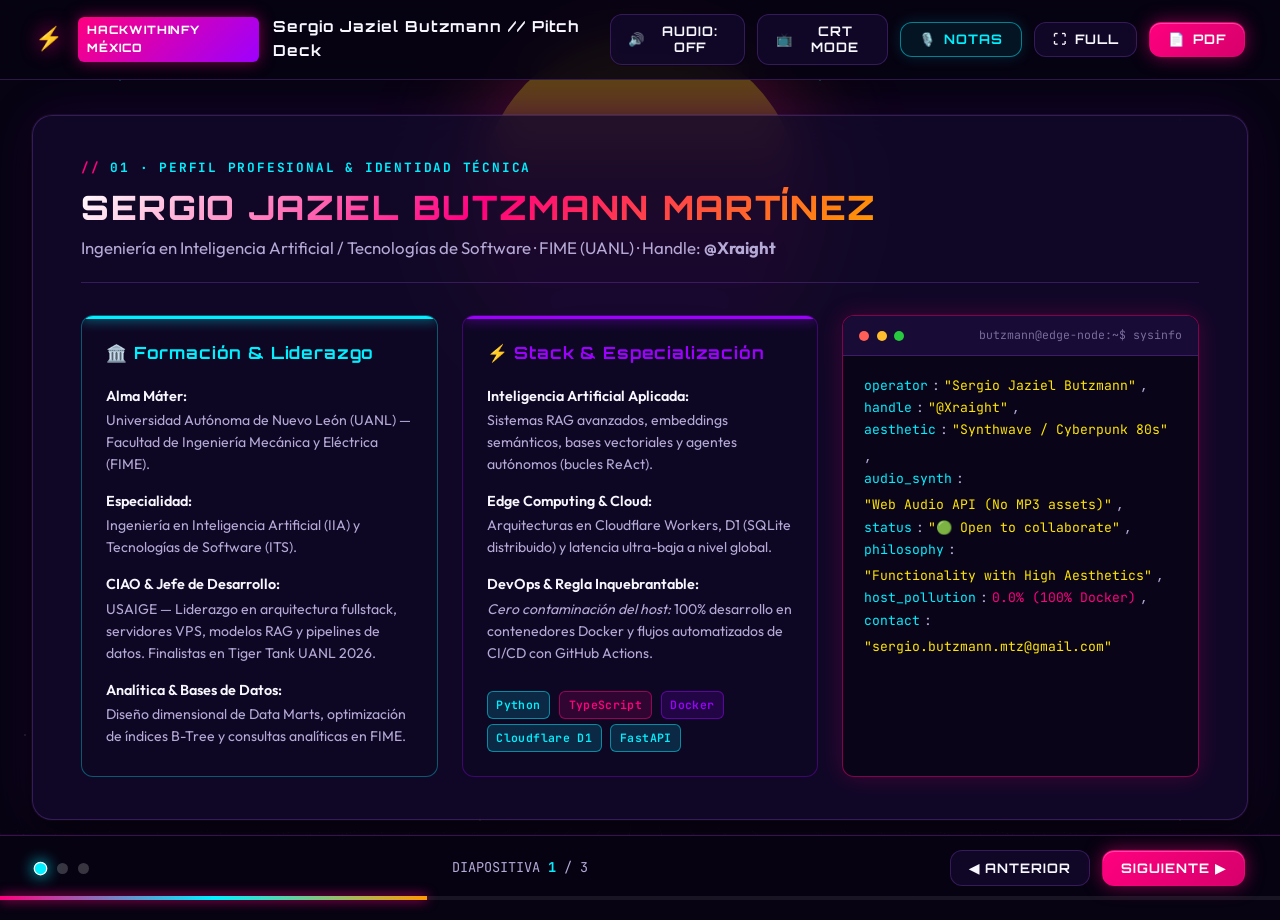
<file: portafolio-butzmann/presentacion_interactiva.html>
<!DOCTYPE html>
<html lang="es">
<head>
  <meta charset="UTF-8">
  <link rel="icon" type="image/svg+xml" href="data:image/svg+xml,<svg xmlns='http://www.w3.org/2000/svg' viewBox='0 0 100 100'><text y='.9em' font-size='90'>⚡</text></svg>" />
  <meta name="viewport" content="width=device-width, initial-scale=1.0">
  <title>Sergio Jaziel Butzmann // Presentación Ejecutiva · HackWithInfy México</title>

  <!-- Google Fonts del Portafolio: Orbitron (Display), Outfit (Body), JetBrains Mono (Terminal) -->
  <link rel="preconnect" href="https://fonts.googleapis.com">
  <link rel="preconnect" href="https://fonts.gstatic.com" crossorigin>
  <link href="https://fonts.googleapis.com/css2?family=JetBrains+Mono:wght@400;500;700&family=Orbitron:wght@500;700;800;900&family=Outfit:wght@300;400;500;600;700&display=swap" rel="stylesheet">

  <style>
    /* ==========================================================================
       SISTEMA DE DISEÑO SYNTHWAVE · PORTAFOLIO BUTZMANN
       ========================================================================== */
    :root {
      /* Paleta Base Synthwave */
      --bg-deep: #070312;
      --bg-surface: #0e0724;
      --bg-surface-elevated: #160b38;
      --bg-card: rgba(20, 10, 46, 0.78);
      --bg-card-hover: rgba(28, 14, 64, 0.92);
      --bg-terminal: rgba(10, 5, 25, 0.92);

      /* Acentos Neón */
      --neon-pink: #ff007f;
      --neon-pink-glow: rgba(255, 0, 127, 0.5);
      --neon-pink-soft: rgba(255, 0, 127, 0.15);

      --neon-cyan: #00f0ff;
      --neon-cyan-glow: rgba(0, 240, 255, 0.5);
      --neon-cyan-soft: rgba(0, 240, 255, 0.15);

      --neon-purple: #9d00ff;
      --neon-purple-glow: rgba(157, 0, 255, 0.5);
      --neon-purple-soft: rgba(157, 0, 255, 0.15);

      --neon-amber: #ff9900;
      --neon-amber-glow: rgba(255, 153, 0, 0.5);
      --neon-amber-soft: rgba(255, 153, 0, 0.15);

      --neon-green: #27c93f;

      /* Texto */
      --text-primary: #f8f6ff;
      --text-secondary: #b5a9d6;
      --text-muted: #796c9e;
      --text-highlight: #00f0ff;

      /* Bordes */
      --border-subtle: rgba(168, 85, 247, 0.25);
      --border-neon-pink: rgba(255, 0, 127, 0.5);
      --border-neon-cyan: rgba(0, 240, 255, 0.5);
      --border-neon-purple: rgba(157, 0, 255, 0.5);
      --border-neon-amber: rgba(255, 153, 0, 0.5);

      /* Tipografías */
      --font-display: 'Orbitron', -apple-system, sans-serif;
      --font-body: 'Outfit', -apple-system, sans-serif;
      --font-mono: 'JetBrains Mono', monospace;

      /* Radios & Sombras */
      --radius-sm: 6px;
      --radius-md: 12px;
      --radius-lg: 20px;
      --radius-full: 9999px;

      --shadow-neon-pink: 0 0 25px rgba(255, 0, 127, 0.45);
      --shadow-neon-cyan: 0 0 25px rgba(0, 240, 255, 0.45);
      --shadow-card: 0 15px 35px rgba(0, 0, 0, 0.75), 0 0 1px 1px rgba(255, 255, 255, 0.06);
    }

    * {
      box-sizing: border-box;
      margin: 0;
      padding: 0;
    }

    html {
      scroll-behavior: smooth;
    }

    body {
      background-color: var(--bg-deep);
      color: var(--text-primary);
      font-family: var(--font-body);
      font-size: 16px;
      line-height: 1.6;
      overflow-x: hidden;
      min-height: 100vh;
      display: flex;
      flex-direction: column;
      position: relative;
    }

    /* Fondo Estrellado Procedural */
    .stars-background {
      position: fixed;
      inset: 0;
      background-image: 
        radial-gradient(1px 1px at 25px 35px, #fff, rgba(0,0,0,0)),
        radial-gradient(1.5px 1.5px at 120px 80px, var(--neon-cyan), rgba(0,0,0,0)),
        radial-gradient(1px 1px at 220px 160px, var(--neon-pink), rgba(0,0,0,0)),
        radial-gradient(2px 2px at 340px 290px, #fff, rgba(0,0,0,0)),
        radial-gradient(1.5px 1.5px at 480px 120px, var(--neon-amber), rgba(0,0,0,0)),
        radial-gradient(1px 1px at 620px 220px, #fff, rgba(0,0,0,0));
      background-repeat: repeat;
      background-size: 700px 700px;
      opacity: 0.4;
      pointer-events: none;
      z-index: 0;
    }

    /* Sol Synthwave Ochentero */
    .synth-sun-wrapper {
      position: fixed;
      top: 4%;
      left: 50%;
      transform: translateX(-50%);
      width: 320px;
      height: 320px;
      pointer-events: none;
      z-index: 0;
      opacity: 0.35;
      transition: opacity 0.5s ease;
    }

    .synth-sun {
      width: 100%;
      height: 100%;
      border-radius: 50%;
      background: linear-gradient(to bottom, #ffea00 0%, #ff007f 65%, #6a00ff 100%);
      box-shadow: 0 0 80px rgba(255, 0, 127, 0.7), 0 0 140px rgba(255, 153, 0, 0.4);
      position: relative;
      overflow: hidden;
    }

    .synth-sun::after {
      content: '';
      position: absolute;
      inset: 0;
      background: repeating-linear-gradient(
        to bottom,
        transparent 0px,
        transparent 10px,
        var(--bg-deep) 10px,
        var(--bg-deep) 14px,
        transparent 14px,
        transparent 22px,
        var(--bg-deep) 22px,
        var(--bg-deep) 28px,
        transparent 28px,
        transparent 38px,
        var(--bg-deep) 38px,
        var(--bg-deep) 48px
      );
      bottom: 0;
      height: 65%;
      top: auto;
    }

    /* Rejilla 3D de Perspectiva Animada */
    .synth-grid-floor {
      position: fixed;
      bottom: 0;
      left: -50%;
      right: -50%;
      height: 40%;
      background-image: 
        linear-gradient(to right, rgba(0, 240, 255, 0.28) 1px, transparent 1px),
        linear-gradient(to bottom, rgba(255, 0, 127, 0.32) 1px, transparent 1px);
      background-size: 60px 34px;
      transform: perspective(300px) rotateX(65deg);
      transform-origin: bottom center;
      animation: grid-scroll 25s linear infinite;
      mask-image: linear-gradient(to top, rgba(0,0,0,0.85) 40%, rgba(0,0,0,0) 100%);
      -webkit-mask-image: linear-gradient(to top, rgba(0,0,0,0.85) 40%, rgba(0,0,0,0) 100%);
      z-index: 0;
      pointer-events: none;
    }

    @keyframes grid-scroll {
      0% { background-position: 0 0; }
      100% { background-position: 0 340px; }
    }

    /* Efecto CRT Scanlines Opcional */
    .crt-overlay {
      pointer-events: none;
      position: fixed;
      inset: 0;
      z-index: 9999;
      background: linear-gradient(
        rgba(18, 16, 16, 0) 50%, 
        rgba(0, 0, 0, 0.25) 50%
      ), linear-gradient(
        90deg,
        rgba(255, 0, 0, 0.03),
        rgba(0, 255, 0, 0.01),
        rgba(0, 0, 255, 0.03)
      );
      background-size: 100% 3px, 6px 100%;
      opacity: 0.55;
      display: none;
    }
    .crt-overlay.active {
      display: block;
    }

    /* Textos Gradientes Synthwave */
    .text-gradient-synth {
      background: linear-gradient(135deg, #fff 0%, var(--neon-pink) 50%, var(--neon-amber) 100%);
      -webkit-background-clip: text;
      -webkit-text-fill-color: transparent;
      display: inline-block;
    }

    .text-gradient-cyan {
      background: linear-gradient(135deg, #ffffff 0%, var(--neon-cyan) 60%, var(--neon-purple) 100%);
      -webkit-background-clip: text;
      -webkit-text-fill-color: transparent;
      display: inline-block;
    }

    /* Barra Superior de Control */
    .top-nav {
      position: sticky;
      top: 0;
      z-index: 50;
      display: flex;
      justify-content: space-between;
      align-items: center;
      padding: 0.85rem 2.2rem;
      background: rgba(7, 3, 18, 0.85);
      backdrop-filter: blur(14px);
      border-bottom: 1px solid var(--border-subtle);
    }

    .brand {
      display: flex;
      align-items: center;
      gap: 0.9rem;
    }

    .brand-logo {
      font-size: 1.4rem;
      filter: drop-shadow(0 0 10px var(--neon-pink));
    }

    .brand-badge {
      background: linear-gradient(135deg, var(--neon-pink), var(--neon-purple));
      color: #fff;
      font-weight: 800;
      font-size: 0.72rem;
      padding: 0.25rem 0.6rem;
      border-radius: var(--radius-sm);
      font-family: var(--font-display);
      letter-spacing: 0.08em;
      box-shadow: 0 0 15px var(--neon-pink-glow);
    }

    .brand-title {
      font-family: var(--font-display);
      font-size: 0.95rem;
      font-weight: 700;
      color: var(--text-primary);
      letter-spacing: 0.06em;
    }

    .nav-controls {
      display: flex;
      align-items: center;
      gap: 0.75rem;
    }

    /* Botones Estilo Portafolio */
    .btn {
      display: inline-flex;
      align-items: center;
      justify-content: center;
      gap: 0.5rem;
      padding: 0.55rem 1.1rem;
      font-family: var(--font-display);
      font-size: 0.82rem;
      font-weight: 700;
      text-transform: uppercase;
      letter-spacing: 0.08em;
      border-radius: var(--radius-md);
      cursor: pointer;
      text-decoration: none;
      transition: all 0.25s cubic-bezier(0.16, 1, 0.3, 1);
      position: relative;
      border: 1px solid transparent;
      user-select: none;
    }

    .btn:active {
      transform: scale(0.97);
    }

    .btn-primary {
      background: linear-gradient(135deg, var(--neon-pink) 0%, #d6006b 100%);
      color: #ffffff;
      box-shadow: 0 0 18px var(--neon-pink-glow), inset 0 1px 0 rgba(255,255,255,0.3);
    }

    .btn-primary:hover {
      background: linear-gradient(135deg, #ff1a8c 0%, var(--neon-pink) 100%);
      box-shadow: 0 0 28px var(--neon-pink-glow), 0 0 45px rgba(255, 0, 127, 0.3);
      transform: translateY(-2px);
    }

    .btn-secondary {
      background: rgba(0, 240, 255, 0.08);
      color: var(--neon-cyan);
      border-color: var(--border-neon-cyan);
      box-shadow: 0 0 15px var(--neon-cyan-soft);
    }

    .btn-secondary:hover {
      background: rgba(0, 240, 255, 0.18);
      box-shadow: 0 0 25px var(--neon-cyan-glow);
      transform: translateY(-2px);
      color: #ffffff;
    }

    .btn-ghost {
      background: var(--bg-card);
      color: var(--text-primary);
      border-color: var(--border-subtle);
      backdrop-filter: blur(8px);
    }

    .btn-ghost:hover {
      background: var(--bg-surface-elevated);
      border-color: var(--neon-purple);
      color: #fff;
      transform: translateY(-2px);
    }

    .btn-icon-active {
      background: rgba(255, 0, 127, 0.2) !important;
      border-color: var(--neon-pink) !important;
      color: var(--neon-pink) !important;
      box-shadow: 0 0 15px var(--neon-pink-glow);
    }

    /* Contenedor Principal de Presentación */
    .deck-container {
      position: relative;
      z-index: 10;
      flex: 1;
      display: flex;
      justify-content: center;
      align-items: center;
      padding: 2.2rem 2rem;
    }

    /* Estructura del Slide */
    .slide {
      display: none;
      width: 100%;
      max-width: 1260px;
      min-height: 700px;
      background: var(--bg-card);
      border: 1px solid var(--border-subtle);
      border-radius: var(--radius-lg);
      padding: 2.6rem 3rem;
      backdrop-filter: blur(18px);
      box-shadow: var(--shadow-card), 0 0 50px rgba(157, 0, 255, 0.15);
      animation: synthSlideIn 0.35s cubic-bezier(0.16, 1, 0.3, 1);
      position: relative;
    }

    .slide.active {
      display: flex;
      flex-direction: column;
    }

    @keyframes synthSlideIn {
      from {
        opacity: 0;
        transform: translateY(12px) scale(0.99);
      }
      to {
        opacity: 1;
        transform: translateY(0) scale(1);
      }
    }

    /* Encabezado de Diapositiva */
    .slide-header {
      margin-bottom: 2rem;
      border-bottom: 1px solid var(--border-subtle);
      padding-bottom: 1.25rem;
      position: relative;
    }

    .slide-tag {
      font-family: var(--font-mono);
      font-size: 0.8rem;
      font-weight: 700;
      color: var(--neon-cyan);
      letter-spacing: 0.14em;
      margin-bottom: 0.5rem;
      text-transform: uppercase;
      display: flex;
      align-items: center;
      gap: 0.6rem;
    }

    .slide-tag::before {
      content: '//';
      color: var(--neon-pink);
    }

    .slide-title {
      font-family: var(--font-display);
      font-size: 2.1rem;
      font-weight: 800;
      letter-spacing: 0.05em;
      line-height: 1.25;
      text-transform: uppercase;
    }

    .slide-subtitle {
      font-size: 1.05rem;
      color: var(--text-secondary);
      margin-top: 0.45rem;
      font-weight: 400;
    }

    /* Grids */
    .grid-3 {
      display: grid;
      grid-template-columns: repeat(3, 1fr);
      gap: 1.5rem;
      flex: 1;
    }

    .grid-2x2 {
      display: grid;
      grid-template-columns: repeat(2, 1fr);
      grid-template-rows: repeat(2, 1fr);
      gap: 1.35rem;
      flex: 1;
    }

    /* Tarjetas Modulares */
    .card {
      background: var(--bg-surface);
      border: 1px solid var(--border-subtle);
      border-radius: var(--radius-md);
      padding: 1.5rem;
      display: flex;
      flex-direction: column;
      transition: all 0.3s cubic-bezier(0.16, 1, 0.3, 1);
      position: relative;
      overflow: hidden;
    }

    .card::before {
      content: '';
      position: absolute;
      top: 0;
      left: 0;
      right: 0;
      height: 3px;
      background: transparent;
      transition: all 0.3s ease;
    }

    .card:hover {
      transform: translateY(-4px);
      box-shadow: 0 15px 30px rgba(0, 0, 0, 0.7);
    }

    .card-cyan { border-color: rgba(0, 240, 255, 0.35); }
    .card-cyan::before { background: var(--neon-cyan); box-shadow: 0 0 12px var(--neon-cyan); }
    .card-cyan:hover { border-color: var(--neon-cyan); box-shadow: 0 15px 35px rgba(0,0,0,0.8), 0 0 20px var(--neon-cyan-soft); }

    .card-pink { border-color: rgba(255, 0, 127, 0.35); }
    .card-pink::before { background: var(--neon-pink); box-shadow: 0 0 12px var(--neon-pink); }
    .card-pink:hover { border-color: var(--neon-pink); box-shadow: 0 15px 35px rgba(0,0,0,0.8), 0 0 20px var(--neon-pink-soft); }

    .card-purple { border-color: rgba(157, 0, 255, 0.35); }
    .card-purple::before { background: var(--neon-purple); box-shadow: 0 0 12px var(--neon-purple); }
    .card-purple:hover { border-color: var(--neon-purple); box-shadow: 0 15px 35px rgba(0,0,0,0.8), 0 0 20px var(--neon-purple-soft); }

    .card-amber { border-color: rgba(255, 153, 0, 0.35); }
    .card-amber::before { background: var(--neon-amber); box-shadow: 0 0 12px var(--neon-amber); }
    .card-amber:hover { border-color: var(--neon-amber); box-shadow: 0 15px 35px rgba(0,0,0,0.8), 0 0 20px var(--neon-amber-soft); }

    .card-green { border-color: rgba(39, 201, 63, 0.35); }
    .card-green::before { background: var(--neon-green); box-shadow: 0 0 12px var(--neon-green); }
    .card-green:hover { border-color: var(--neon-green); box-shadow: 0 15px 35px rgba(0,0,0,0.8), 0 0 20px rgba(39, 201, 63, 0.2); }

    .card-title {
      font-family: var(--font-display);
      font-size: 1.05rem;
      font-weight: 700;
      letter-spacing: 0.05em;
      margin-bottom: 1.1rem;
      display: flex;
      align-items: center;
      gap: 0.5rem;
    }

    .card-title-cyan { color: var(--neon-cyan); }
    .card-title-pink { color: var(--neon-pink); }
    .card-title-purple { color: var(--neon-purple); }
    .card-title-amber { color: var(--neon-amber); }
    .card-title-green { color: var(--neon-green); }

    .card-content {
      display: flex;
      flex-direction: column;
      gap: 0.9rem;
      font-size: 0.93rem;
      line-height: 1.55;
      color: var(--text-secondary);
    }

    .info-item {
      display: flex;
      flex-direction: column;
      gap: 0.2rem;
    }

    .info-label {
      font-weight: 600;
      color: var(--text-primary);
      font-size: 0.9rem;
    }

    .info-text {
      color: var(--text-secondary);
      font-size: 0.88rem;
    }

    /* Badges & Tags del Portafolio */
    .badge-pill {
      display: inline-block;
      font-family: var(--font-mono);
      font-size: 0.72rem;
      font-weight: 600;
      padding: 0.25rem 0.55rem;
      border-radius: var(--radius-sm);
      background: var(--neon-cyan-soft);
      border: 1px solid var(--border-neon-cyan);
      color: var(--neon-cyan);
      margin-right: 0.35rem;
      margin-top: 0.35rem;
      letter-spacing: 0.03em;
    }

    .badge-pill-pink {
      background: var(--neon-pink-soft);
      border-color: var(--border-neon-pink);
      color: var(--neon-pink);
    }

    .badge-pill-purple {
      background: var(--neon-purple-soft);
      border-color: var(--border-neon-purple);
      color: var(--neon-purple);
    }

    /* Tarjeta Cyberpunk Terminal (Sobre Mí) */
    .terminal-card {
      background: var(--bg-terminal);
      border: 1px solid var(--border-neon-pink);
      border-radius: var(--radius-md);
      overflow: hidden;
      box-shadow: 0 0 25px rgba(255, 0, 127, 0.2);
      display: flex;
      flex-direction: column;
    }

    .terminal-header {
      background: rgba(25, 12, 55, 0.95);
      padding: 0.65rem 1rem;
      display: flex;
      align-items: center;
      gap: 0.45rem;
      border-bottom: 1px solid var(--border-subtle);
    }

    .term-dot {
      width: 10px;
      height: 10px;
      border-radius: 50%;
    }
    .term-dot-red { background: #ff5f56; }
    .term-dot-yellow { background: #ffbd2e; }
    .term-dot-green { background: #27c93f; }

    .terminal-title {
      margin-left: auto;
      font-family: var(--font-mono);
      font-size: 0.72rem;
      color: var(--text-muted);
    }

    .terminal-body {
      padding: 1.15rem 1.3rem;
      font-family: var(--font-mono);
      font-size: 0.82rem;
      line-height: 1.7;
      color: var(--text-secondary);
      flex: 1;
    }

    .term-line {
      display: flex;
      flex-wrap: wrap;
      gap: 0.25rem;
    }
    .term-key { color: var(--neon-cyan); }
    .term-str { color: #ffe600; }
    .term-num { color: var(--neon-pink); }

    /* Barra Inferior */
    .bottom-bar {
      position: sticky;
      bottom: 0;
      z-index: 50;
      padding: 0.9rem 2.2rem;
      background: rgba(7, 3, 18, 0.95);
      border-top: 1px solid var(--border-subtle);
      display: flex;
      justify-content: space-between;
      align-items: center;
      backdrop-filter: blur(12px);
    }

    .progress-bar-container {
      width: 100%;
      height: 4px;
      background: rgba(255, 255, 255, 0.08);
      position: fixed;
      bottom: 0;
      left: 0;
      z-index: 100;
    }

    .progress-bar {
      height: 100%;
      background: linear-gradient(90deg, var(--neon-pink), var(--neon-cyan), var(--neon-amber));
      width: 33.33%;
      transition: width 0.35s cubic-bezier(0.16, 1, 0.3, 1);
      box-shadow: 0 0 12px var(--neon-pink);
    }

    .slide-dots {
      display: flex;
      gap: 0.65rem;
    }

    .dot {
      width: 11px;
      height: 11px;
      border-radius: 50%;
      background: rgba(255, 255, 255, 0.2);
      cursor: pointer;
      transition: all 0.25s ease;
      border: 1px solid transparent;
    }

    .dot.active {
      background: var(--neon-cyan);
      box-shadow: 0 0 12px var(--neon-cyan);
      border-color: #fff;
      transform: scale(1.25);
    }

    /* Modal de Notas de Orador */
    .speaker-notes-modal {
      display: none;
      position: fixed;
      bottom: 72px;
      right: 2rem;
      width: 440px;
      max-height: 480px;
      background: var(--bg-surface-elevated);
      border: 1px solid var(--border-neon-cyan);
      border-radius: var(--radius-md);
      padding: 1.5rem;
      box-shadow: 0 20px 50px rgba(0, 0, 0, 0.85), var(--shadow-neon-cyan);
      z-index: 99;
      overflow-y: auto;
      font-size: 0.9rem;
      line-height: 1.6;
    }

    .speaker-notes-modal.show {
      display: block;
    }

    .notes-header {
      display: flex;
      justify-content: space-between;
      align-items: center;
      margin-bottom: 0.9rem;
      color: var(--neon-cyan);
      font-family: var(--font-display);
      font-size: 0.85rem;
      letter-spacing: 0.05em;
    }

    /* Modo Impresión */
    @media print {
      body {
        background: #070312 !important;
        -webkit-print-color-adjust: exact !important;
        print-color-adjust: exact !important;
      }
      .top-nav, .bottom-bar, .speaker-notes-modal, .progress-bar-container, .synth-sun-wrapper, .synth-grid-floor, .crt-overlay {
        display: none !important;
      }
      .deck-container {
        padding: 0 !important;
        display: block !important;
      }
      .slide {
        display: block !important;
        page-break-after: always;
        break-after: page;
        min-height: 100vh;
        border: 1px solid #ff007f !important;
        box-shadow: none !important;
        margin-bottom: 0 !important;
      }
    }

    @media (max-width: 990px) {
      .grid-3, .grid-2x2 {
        grid-template-columns: 1fr;
      }
      .slide {
        padding: 1.6rem;
      }
      .slide-title {
        font-size: 1.6rem;
      }
    }
  </style>
</head>
<body class="synthwave-theme">

  <!-- Entorno Ambiental Synthwave -->
  <div class="stars-background"></div>
  <div class="synth-sun-wrapper">
    <div class="synth-sun"></div>
  </div>
  <div class="synth-grid-floor"></div>
  <div class="crt-overlay" id="crt-overlay"></div>

  <!-- Barra Superior -->
  <header class="top-nav">
    <div class="brand">
      <span class="brand-logo">⚡</span>
      <span class="brand-badge">HACKWITHINFY MÉXICO</span>
      <span class="brand-title">Sergio Jaziel Butzmann // Pitch Deck</span>
    </div>
    <div class="nav-controls">
      <button class="btn btn-ghost" id="audio-btn" onclick="toggleAudio()" title="Activar/Desactivar Sonidos Retro Web Audio">
        🔊 <span id="audio-status">Audio: OFF</span>
      </button>
      <button class="btn btn-ghost" id="crt-btn" onclick="toggleCRT()" title="Modo CRT Scanlines Retro">
        📺 <span>CRT Mode</span>
      </button>
      <button class="btn btn-secondary" onclick="toggleNotes()" title="Atajo: N">
        🎙️ <span>Notas</span>
      </button>
      <button class="btn btn-ghost" onclick="toggleFullscreen()" title="Atajo: F">
        ⛶ <span>Full</span>
      </button>
      <button class="btn btn-primary" onclick="window.print()">
        📄 <span>PDF</span>
      </button>
    </div>
  </header>

  <!-- Contenedor Principal de Diapositivas -->
  <main class="deck-container">

    <!-- SLIDE 1: ACERCA DE MÍ -->
    <section class="slide active" id="slide-1">
      <div class="slide-header">
        <div class="slide-tag">01 · PERFIL PROFESIONAL & IDENTIDAD TÉCNICA</div>
        <h1 class="slide-title">
          <span class="text-gradient-synth">Sergio Jaziel Butzmann Martínez</span>
        </h1>
        <p class="slide-subtitle">
          Ingeniería en Inteligencia Artificial / Tecnologías de Software · FIME (UANL) · Handle: <strong>@Xraight</strong>
        </p>
      </div>

      <div class="grid-3">
        <!-- Tarjeta 1: Formación & Liderazgo -->
        <article class="card card-cyan">
          <h2 class="card-title card-title-cyan">🏛️ Formación & Liderazgo</h2>
          <div class="card-content">
            <div class="info-item">
              <span class="info-label">Alma Máter:</span>
              <span class="info-text">Universidad Autónoma de Nuevo León (UANL) — Facultad de Ingeniería Mecánica y Eléctrica (FIME).</span>
            </div>
            <div class="info-item">
              <span class="info-label">Especialidad:</span>
              <span class="info-text">Ingeniería en Inteligencia Artificial (IIA) y Tecnologías de Software (ITS).</span>
            </div>
            <div class="info-item">
              <span class="info-label">CIAO & Jefe de Desarrollo:</span>
              <span class="info-text">USAIGE — Liderazgo en arquitectura fullstack, servidores VPS, modelos RAG y pipelines de datos. Finalistas en Tiger Tank UANL 2026.</span>
            </div>
            <div class="info-item">
              <span class="info-label">Analítica & Bases de Datos:</span>
              <span class="info-text">Diseño dimensional de Data Marts, optimización de índices B-Tree y consultas analíticas en FIME.</span>
            </div>
          </div>
        </article>

        <!-- Tarjeta 2: Intereses & Especialización -->
        <article class="card card-purple">
          <h2 class="card-title card-title-purple">⚡ Stack & Especialización</h2>
          <div class="card-content">
            <div class="info-item">
              <span class="info-label">Inteligencia Artificial Aplicada:</span>
              <span class="info-text">Sistemas RAG avanzados, embeddings semánticos, bases vectoriales y agentes autónomos (bucles ReAct).</span>
            </div>
            <div class="info-item">
              <span class="info-label">Edge Computing & Cloud:</span>
              <span class="info-text">Arquitecturas en Cloudflare Workers, D1 (SQLite distribuido) y latencia ultra-baja a nivel global.</span>
            </div>
            <div class="info-item">
              <span class="info-label">DevOps & Regla Inquebrantable:</span>
              <span class="info-text"><em>Cero contaminación del host:</em> 100% desarrollo en contenedores Docker y flujos automatizados de CI/CD con GitHub Actions.</span>
            </div>
            <div style="margin-top:0.4rem;">
              <span class="badge-pill">Python</span>
              <span class="badge-pill badge-pill-pink">TypeScript</span>
              <span class="badge-pill badge-pill-purple">Docker</span>
              <span class="badge-pill">Cloudflare D1</span>
              <span class="badge-pill">FastAPI</span>
            </div>
          </div>
        </article>

        <!-- Tarjeta 3: Cyberpunk Terminal (Dato Personal & Filosofía) -->
        <article class="terminal-card">
          <div class="terminal-header">
            <div class="term-dot term-dot-red"></div>
            <div class="term-dot term-dot-yellow"></div>
            <div class="term-dot term-dot-green"></div>
            <span class="terminal-title">butzmann@edge-node:~$ sysinfo</span>
          </div>
          <div class="terminal-body">
            <div class="term-line">
              <span class="term-key">operator</span>: <span class="term-str">"Sergio Jaziel Butzmann"</span>,
            </div>
            <div class="term-line">
              <span class="term-key">handle</span>: <span class="term-str">"@Xraight"</span>,
            </div>
            <div class="term-line">
              <span class="term-key">aesthetic</span>: <span class="term-str">"Synthwave / Cyberpunk 80s"</span>,
            </div>
            <div class="term-line">
              <span class="term-key">audio_synth</span>: <span class="term-str">"Web Audio API (No MP3 assets)"</span>,
            </div>
            <div class="term-line">
              <span class="term-key">status</span>: <span class="term-str">"🟢 Open to collaborate"</span>,
            </div>
            <div class="term-line">
              <span class="term-key">philosophy</span>: <span class="term-str">"Functionality with High Aesthetics"</span>,
            </div>
            <div class="term-line">
              <span class="term-key">host_pollution</span>: <span class="term-num">0.0% (100% Docker)</span>,
            </div>
            <div class="term-line">
              <span class="term-key">contact</span>: <span class="term-str">"sergio.butzmann.mtz@gmail.com"</span>
            </div>
          </div>
        </article>
      </div>
    </section>

    <!-- SLIDE 2: PERSPECTIVA SOBRE INTELIGENCIA ARTIFICIAL -->
    <section class="slide" id="slide-2">
      <div class="slide-header">
        <div class="slide-tag">02 · PARADIGMAS, EVOLUCIÓN & IMPACTO SISTÉMICO</div>
        <h1 class="slide-title">
          <span class="text-gradient-cyan">Perspectiva sobre la Inteligencia Artificial</span>
        </h1>
        <p class="slide-subtitle">
          De la inferencia estática a sistemas agénticos autónomos y decisiones empresariales en tiempo real
        </p>
      </div>

      <div class="grid-3">
        <!-- Card 1: Lo más interesante -->
        <article class="card card-cyan">
          <h2 class="card-title card-title-cyan">🔍 Lo Más Interesante</h2>
          <div class="card-content">
            <div class="info-item">
              <span class="info-label">Sistemas RAG & Memoria Persistente:</span>
              <span class="info-text">Superar las limitaciones del prompt estático conectando modelos con bases vectoriales y datos en vivo para eliminar alucinaciones.</span>
            </div>
            <div class="info-item">
              <span class="info-label">Agentes Autónomos (ReAct):</span>
              <span class="info-text">Modelos que planifican, inspeccionan código, invocan terminales y herramientas (MCP) y auto-corrigen errores en bucles iterativos.</span>
            </div>
            <div class="info-item">
              <span class="info-label">Inferencia Eficiente en el Edge:</span>
              <span class="info-text">Modelos compactos especializados (SLMs) ejecutándose localmente para garantizar privacidad y latencia cero.</span>
            </div>
            <div class="info-item">
              <span class="info-label">Convergencia BI + Text-to-SQL:</span>
              <span class="info-text">Traducción de lenguaje natural a SQL optimizado guiado por modelos semánticos y esquemas dimensionales.</span>
            </div>
          </div>
        </article>

        <!-- Card 2: Evolución -->
        <article class="card card-purple">
          <h2 class="card-title card-title-purple">🚀 Visión de Evolución</h2>
          <div class="card-content">
            <div class="info-item">
              <span class="info-label">De Chatbots a Colegas de Software:</span>
              <span class="info-text">La transición desde una ventana de chat aislada hacia hilos agénticos paralelos integrados en el IDE y en el pipeline de CI/CD.</span>
            </div>
            <div class="info-item">
              <span class="info-label">Arquitecturas Híbridas:</span>
              <span class="info-text">Fusión entre el rigor determinista (bases de datos SQL, árboles de decisión, algoritmos de grafos) y la flexibilidad probabilística de los LLMs.</span>
            </div>
            <div class="info-item">
              <span class="info-label">El Nuevo Rol de la Ingeniería:</span>
              <span class="info-text">El valor profesional ya no radica en recordar sintaxis, sino en la arquitectura de sistemas, diseño de pruebas y definición de intenciones.</span>
            </div>
            <div class="info-item">
              <span class="info-label">Enjambres Multi-Agente:</span>
              <span class="info-text">Agentes especializados que colaboran, refactorizan y auditan mutuamente la seguridad antes de cualquier despliegue.</span>
            </div>
          </div>
        </article>

        <!-- Card 3: Impacto Multidimensional -->
        <article class="card card-amber">
          <h2 class="card-title card-title-amber">🌐 Impacto Multidimensional</h2>
          <div class="card-content">
            <div class="info-item">
              <span class="info-label">En la Tecnología:</span>
              <span class="info-text">Aceleración 10x del time-to-market. Equipos pequeños pueden diseñar sistemas con la robustez y escala de corporaciones globales.</span>
            </div>
            <div class="info-item">
              <span class="info-label">En las Profesiones:</span>
              <span class="info-text">No reemplaza a los ingenieros capacitados; amplifica exponencialmente a quien domina fundamentos teóricos y pensamiento crítico.</span>
            </div>
            <div class="info-item">
              <span class="info-label">En la Sociedad & Ética:</span>
              <span class="info-text">Capacidad sin precedentes para resolver retos complejos en logística urbana, salud y educación personalizada.</span>
            </div>
            <div class="info-item">
              <span class="info-label">Gobernanza Necesaria:</span>
              <span class="info-text">Compromiso ético obligatorio: trazabilidad de decisiones, reproducibilidad en contenedores y auditoría de sesgos.</span>
            </div>
          </div>
        </article>
      </div>
    </section>

    <!-- SLIDE 3: EXPERIENCIA EN HACKWITHINFY -->
    <section class="slide" id="slide-3">
      <div class="slide-header">
        <div class="slide-tag">03 · CASO DE ÉXITO & LECCIONES DE INNOVACIÓN COMPETITIVA</div>
        <h1 class="slide-title">
          <span class="text-gradient-synth">Experiencia en HackWithInfy México & Reto Infosys</span>
        </h1>
        <p class="slide-subtitle">
          1er Lugar Reto Infosys con Vygo · Aprendizajes bajo presión y recomendaciones para futuras ediciones
        </p>
      </div>

      <div class="grid-2x2">
        <!-- Cuadrante 1: Hito -->
        <article class="card card-green">
          <h2 class="card-title card-title-green">🏆 El Hito: 1er Lugar Reto Infosys</h2>
          <div class="card-content">
            <div class="info-item">
              <span class="info-label">Proyecto Ganador "Vygo":</span>
              <span class="info-text">Desarrollo de backend en tiempo real de alta concurrencia, integración de modelos de prioridad y cálculo de rutas inteligentes optimizadas ante incidentes viales.</span>
            </div>
            <div class="info-item">
              <span class="info-label">Desarrollo Contra Reloj:</span>
              <span class="info-text">Sesión ininterrumpida de arquitectura, modelado de datos, configuración DNS, CI/CD y despliegue en vivo culminando con la victoria en el Reto Infosys.</span>
            </div>
          </div>
        </article>

        <!-- Cuadrante 2: Aprendizajes -->
        <article class="card card-cyan">
          <h2 class="card-title card-title-cyan">🧠 Principales Aprendizajes</h2>
          <div class="card-content">
            <div class="info-item">
              <span class="info-label">Docker como Blindaje Técnico:</span>
              <span class="info-text">Contenedorizar todo el stack eliminó los problemas de entorno entre compañeros; la demo corrió en producción idéntica a las pruebas locales.</span>
            </div>
            <div class="info-item">
              <span class="info-label">Retorno de Negocio > Complejidad Inflada:</span>
              <span class="info-text">Los jueces premian la estabilidad demostrable y la baja latencia de respuesta antes que código inflado o funcionalidades a medias.</span>
            </div>
          </div>
        </article>

        <!-- Cuadrante 3: Recomendaciones Participantes -->
        <article class="card card-purple">
          <h2 class="card-title card-title-purple">💡 Recomendaciones para Participantes</h2>
          <div class="card-content">
            <div class="info-item">
              <span class="info-label">1. Pre-construir Plantillas en Docker:</span>
              <span class="info-text">No gastar horas valiosas configurando Node, Python o bases de datos en local. Llegar con plantillas listas y reproducibles en contenedores.</span>
            </div>
            <div class="info-item">
              <span class="info-label">2. Pitch con Datos en Tiempo Real:</span>
              <span class="info-text">Una demo en vivo con métricas de rendimiento y latencia medible convence a los evaluadores de Infosys mucho más que 20 diapositivas teóricas.</span>
            </div>
          </div>
        </article>

        <!-- Cuadrante 4: Recomendaciones Infosys -->
        <article class="card card-amber">
          <h2 class="card-title card-title-amber">🚀 Propuestas para el Comité Infosys</h2>
          <div class="card-content">
            <div class="info-item">
              <span class="info-label">1. Retos con Streams de Datos en Vivo:</span>
              <span class="info-text">Incentivar desafíos basados en flujos de telemetría y APIs activas que desafíen la escalabilidad y resiliencia arquitectónica del equipo.</span>
            </div>
            <div class="info-item">
              <span class="info-label">2. Mentorías de Arquitectura 1-a-1:</span>
              <span class="info-text">Espacios técnicos de 10 minutos con ingenieros senior de Infosys durante la madrugada del evento elevan exponencialmente la calidad técnica.</span>
            </div>
          </div>
        </article>
      </div>
    </section>

  </main>

  <!-- Modal de Notas para Exposición -->
  <aside class="speaker-notes-modal" id="notes-modal">
    <div class="notes-header">
      <span>🎙️ GUION DE ORADOR (NOTAS)</span>
      <button class="btn btn-ghost" style="padding:0.15rem 0.5rem; font-size:0.75rem;" onclick="toggleNotes()">✕</button>
    </div>
    <div id="notes-content">
      <!-- Se actualiza dinámicamente según el slide -->
    </div>
  </aside>

  <!-- Barra Inferior -->
  <footer class="bottom-bar">
    <div class="slide-dots">
      <div class="dot active" onclick="goToSlide(1)"></div>
      <div class="dot" onclick="goToSlide(2)"></div>
      <div class="dot" onclick="goToSlide(3)"></div>
    </div>

    <div style="font-family: var(--font-mono); font-size: 0.85rem; color: var(--text-secondary);">
      DIAPOSITIVA <span id="current-slide-num" style="color:var(--neon-cyan); font-weight:700;">1</span> / 3
    </div>

    <div class="nav-controls">
      <button class="btn btn-ghost" onclick="prevSlide()">◀ Anterior</button>
      <button class="btn btn-primary" onclick="nextSlide()">Siguiente ▶</button>
    </div>
  </footer>

  <div class="progress-bar-container">
    <div class="progress-bar" id="progress-bar"></div>
  </div>

  <script>
    // Sintetizador de audio retro Web Audio API (Portafolio SoundFX)
    class SoundFX {
      constructor() {
        this.ctx = null;
        this.enabled = false;
      }

      init() {
        if (!this.ctx && typeof window !== 'undefined') {
          const AudioCtx = window.AudioContext || window.webkitAudioContext;
          if (AudioCtx) this.ctx = new AudioCtx();
        }
      }

      playClick() {
        if (!this.enabled) return;
        this.init();
        if (!this.ctx) return;
        try {
          if (this.ctx.state === 'suspended') this.ctx.resume();
          const osc = this.ctx.createOscillator();
          const gain = this.ctx.createGain();
          osc.type = 'sawtooth';
          osc.frequency.setValueAtTime(880, this.ctx.currentTime);
          osc.frequency.exponentialRampToValueAtTime(220, this.ctx.currentTime + 0.08);
          gain.gain.setValueAtTime(0.05, this.ctx.currentTime);
          gain.gain.exponentialRampToValueAtTime(0.001, this.ctx.currentTime + 0.08);
          osc.connect(gain);
          gain.connect(this.ctx.destination);
          osc.start();
          osc.stop(this.ctx.currentTime + 0.08);
        } catch(e) {}
      }

      playSwitch() {
        if (!this.enabled) return;
        this.init();
        if (!this.ctx) return;
        try {
          if (this.ctx.state === 'suspended') this.ctx.resume();
          const osc = this.ctx.createOscillator();
          const gain = this.ctx.createGain();
          osc.type = 'sine';
          osc.frequency.setValueAtTime(440, this.ctx.currentTime);
          osc.frequency.exponentialRampToValueAtTime(660, this.ctx.currentTime + 0.1);
          gain.gain.setValueAtTime(0.04, this.ctx.currentTime);
          gain.gain.exponentialRampToValueAtTime(0.001, this.ctx.currentTime + 0.1);
          osc.connect(gain);
          gain.connect(this.ctx.destination);
          osc.start();
          osc.stop(this.ctx.currentTime + 0.1);
        } catch(e) {}
      }
    }

    const sfx = new SoundFX();

    let currentSlide = 1;
    const totalSlides = 3;

    const speakerNotes = {
      1: `<strong>Slide 1 (Acerca de Mí - 90s):</strong><br>
          "¡Hola! Mi nombre es Sergio Jaziel Butzmann Martínez. Estudio Ingeniería en Inteligencia Artificial en la FIME (UANL). Me desempeño como CIAO y líder técnico en USAIGE, donde construimos arquitecturas RAG y flujos de datos para alta disponibilidad.<br><br>
          Mi especialidad técnica se centra en el edge computing con Cloudflare, DevOps y la inteligencia artificial aplicada, con una filosofía inquebrantable: <em>cero contaminación del sistema anfitrión, 100% desarrollo en Docker y CI/CD</em>.<br><br>
          Personalmente, me apasiona la estética Synthwave y la síntesis de audio retro, porque creo firmemente que el software de alto rendimiento merece interfaces memorables que inspiren."`,
      2: `<strong>Slide 2 (Perspectiva sobre IA - 90s):</strong><br>
          "Mi visión sobre la IA se aleja de la simple generación de texto para centrarse en sistemas agénticos con memoria persistente y razonamiento sobre herramientas. Veo una clara convergencia entre el rigor determinista de las bases de datos relacionales y la flexibilidad de los modelos de lenguaje.<br><br>
          Respecto a su evolución, transitamos de ventanas de chat a 'colegas de software' integrados en el IDE y en el pipeline de CI/CD. El valor profesional ya no está en memorizar sintaxis, sino en la arquitectura y validación de sistemas.<br><br>
          En el plano social, esto desbloquea soluciones críticas en medicina y logística urbana, exigiéndonos un compromiso ético absoluto en trazabilidad y privacidad."`,
      3: `<strong>Slide 3 (Experiencia HackWithInfy & Reto Infosys - 90s):</strong><br>
          "Nuestra participación en los retos de Infosys culminó con el 1er lugar gracias a Vygo, una plataforma de rutas inteligentes y prioridad en tiempo real. La clave del éxito fue llegar con un stack dockerizado que garantizó estabilidad total durante la demo en vivo.<br><br>
          Mi recomendación para futuros participantes es priorizar el impacto del negocio y la demo en tiempo real sobre código inflado; y para el comité de Infosys, continuar potenciando estos retos con flujos de datos reales y mentorías técnicas 1-a-1 durante la madrugada del evento."`
    };

    function updateSlide() {
      document.querySelectorAll('.slide').forEach((s, idx) => {
        s.classList.toggle('active', idx + 1 === currentSlide);
      });
      document.querySelectorAll('.dot').forEach((d, idx) => {
        d.classList.toggle('active', idx + 1 === currentSlide);
      });
      document.getElementById('current-slide-num').textContent = currentSlide;
      document.getElementById('progress-bar').style.width = (currentSlide / totalSlides * 100) + '%';
      document.getElementById('notes-content').innerHTML = speakerNotes[currentSlide];
      sfx.playSwitch();
    }

    function nextSlide() {
      if (currentSlide < totalSlides) {
        currentSlide++;
        updateSlide();
      }
    }

    function prevSlide() {
      if (currentSlide > 1) {
        currentSlide--;
        updateSlide();
      }
    }

    function goToSlide(num) {
      currentSlide = num;
      updateSlide();
    }

    function toggleNotes() {
      sfx.playClick();
      document.getElementById('notes-modal').classList.toggle('show');
    }

    function toggleFullscreen() {
      sfx.playClick();
      if (!document.fullscreenElement) {
        document.documentElement.requestFullscreen().catch(err => {});
      } else {
        document.exitFullscreen();
      }
    }

    function toggleAudio() {
      sfx.enabled = !sfx.enabled;
      const statusSpan = document.getElementById('audio-status');
      const btn = document.getElementById('audio-btn');
      if (sfx.enabled) {
        statusSpan.textContent = 'Audio: ON';
        btn.classList.add('btn-icon-active');
        sfx.playClick();
      } else {
        statusSpan.textContent = 'Audio: OFF';
        btn.classList.remove('btn-icon-active');
      }
    }

    function toggleCRT() {
      sfx.playClick();
      const overlay = document.getElementById('crt-overlay');
      const btn = document.getElementById('crt-btn');
      overlay.classList.toggle('active');
      btn.classList.toggle('btn-icon-active');
    }

    // Navegación por teclado
    document.addEventListener('keydown', (e) => {
      if (e.key === 'ArrowRight' || e.key === ' ' || e.key === 'PageDown') {
        nextSlide();
      } else if (e.key === 'ArrowLeft' || e.key === 'PageUp') {
        prevSlide();
      } else if (e.key.toLowerCase() === 'n') {
        toggleNotes();
      } else if (e.key.toLowerCase() === 'f') {
        toggleFullscreen();
      } else if (e.key.toLowerCase() === 'c') {
        toggleCRT();
      } else if (e.key.toLowerCase() === 'm') {
        toggleAudio();
      }
    });

    // Inicializar diapositiva y notas
    updateSlide();
  </script>
</body>
</html>
</file>
